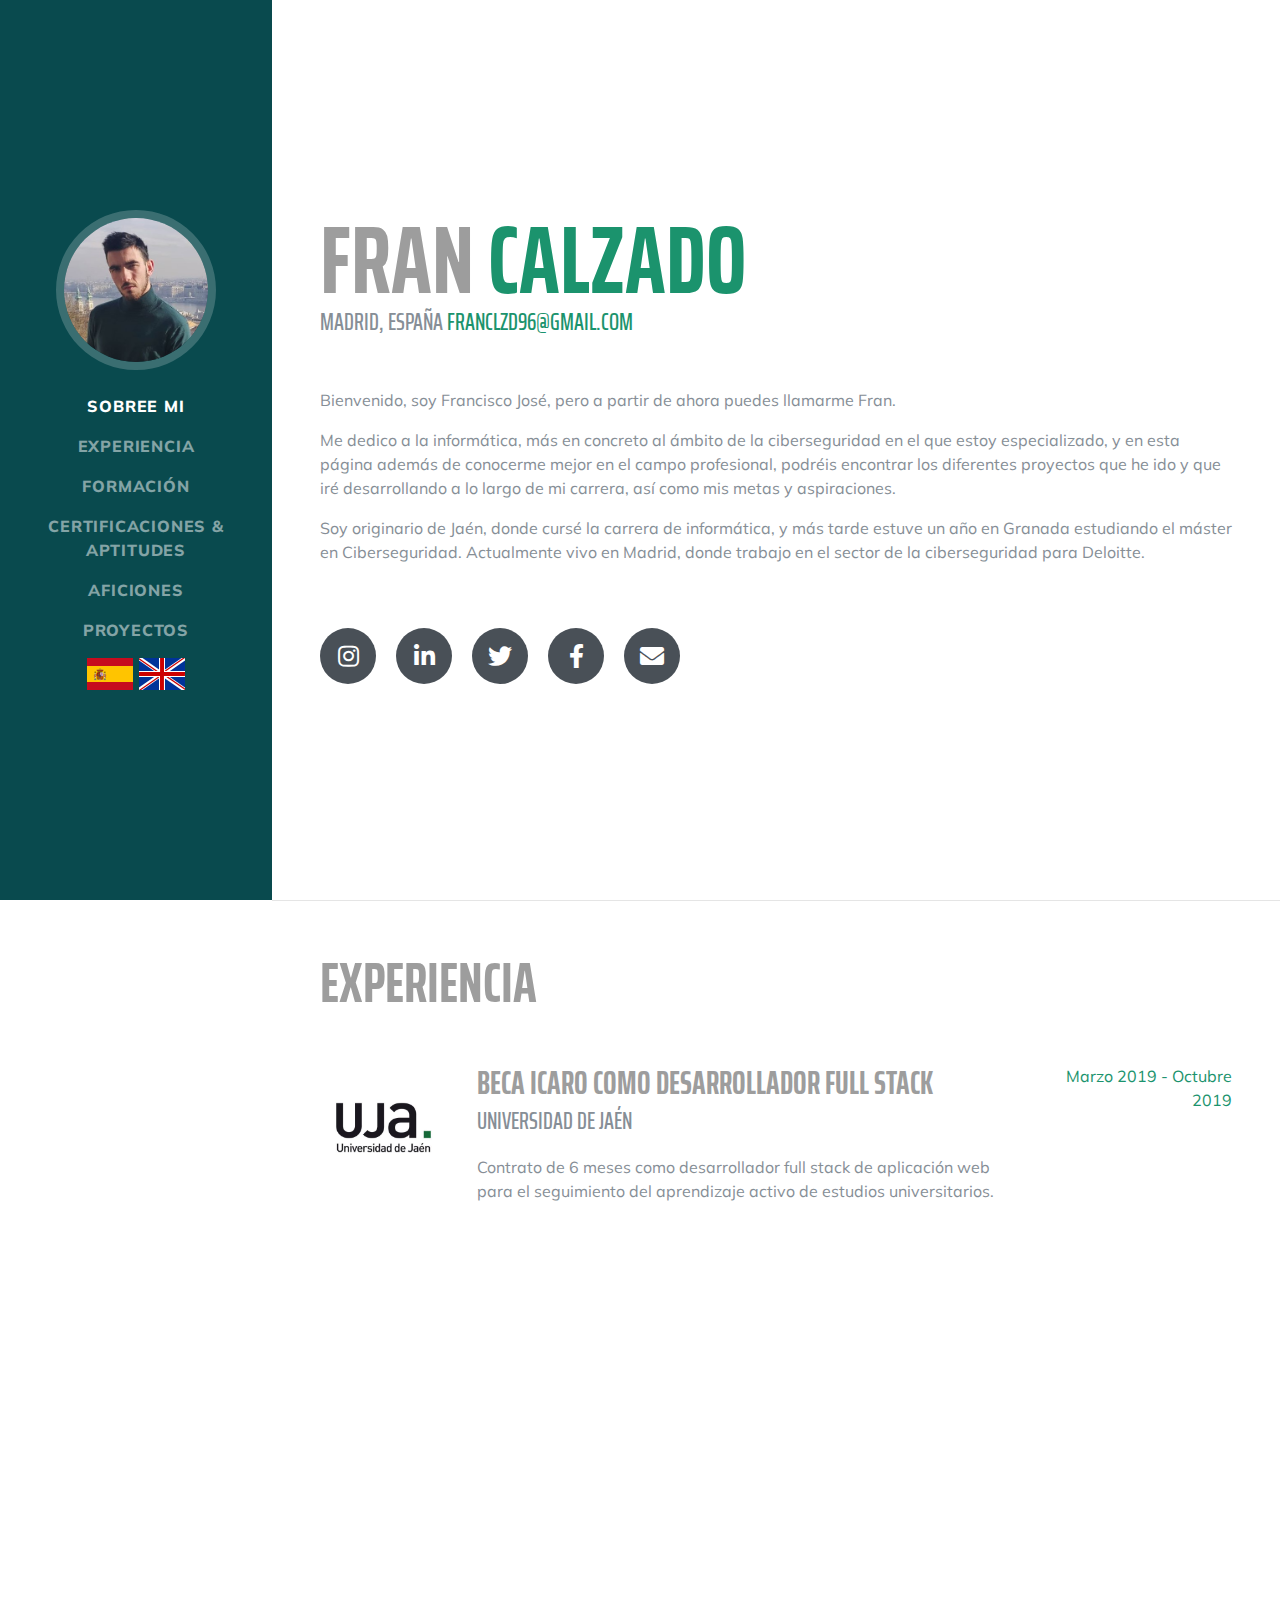
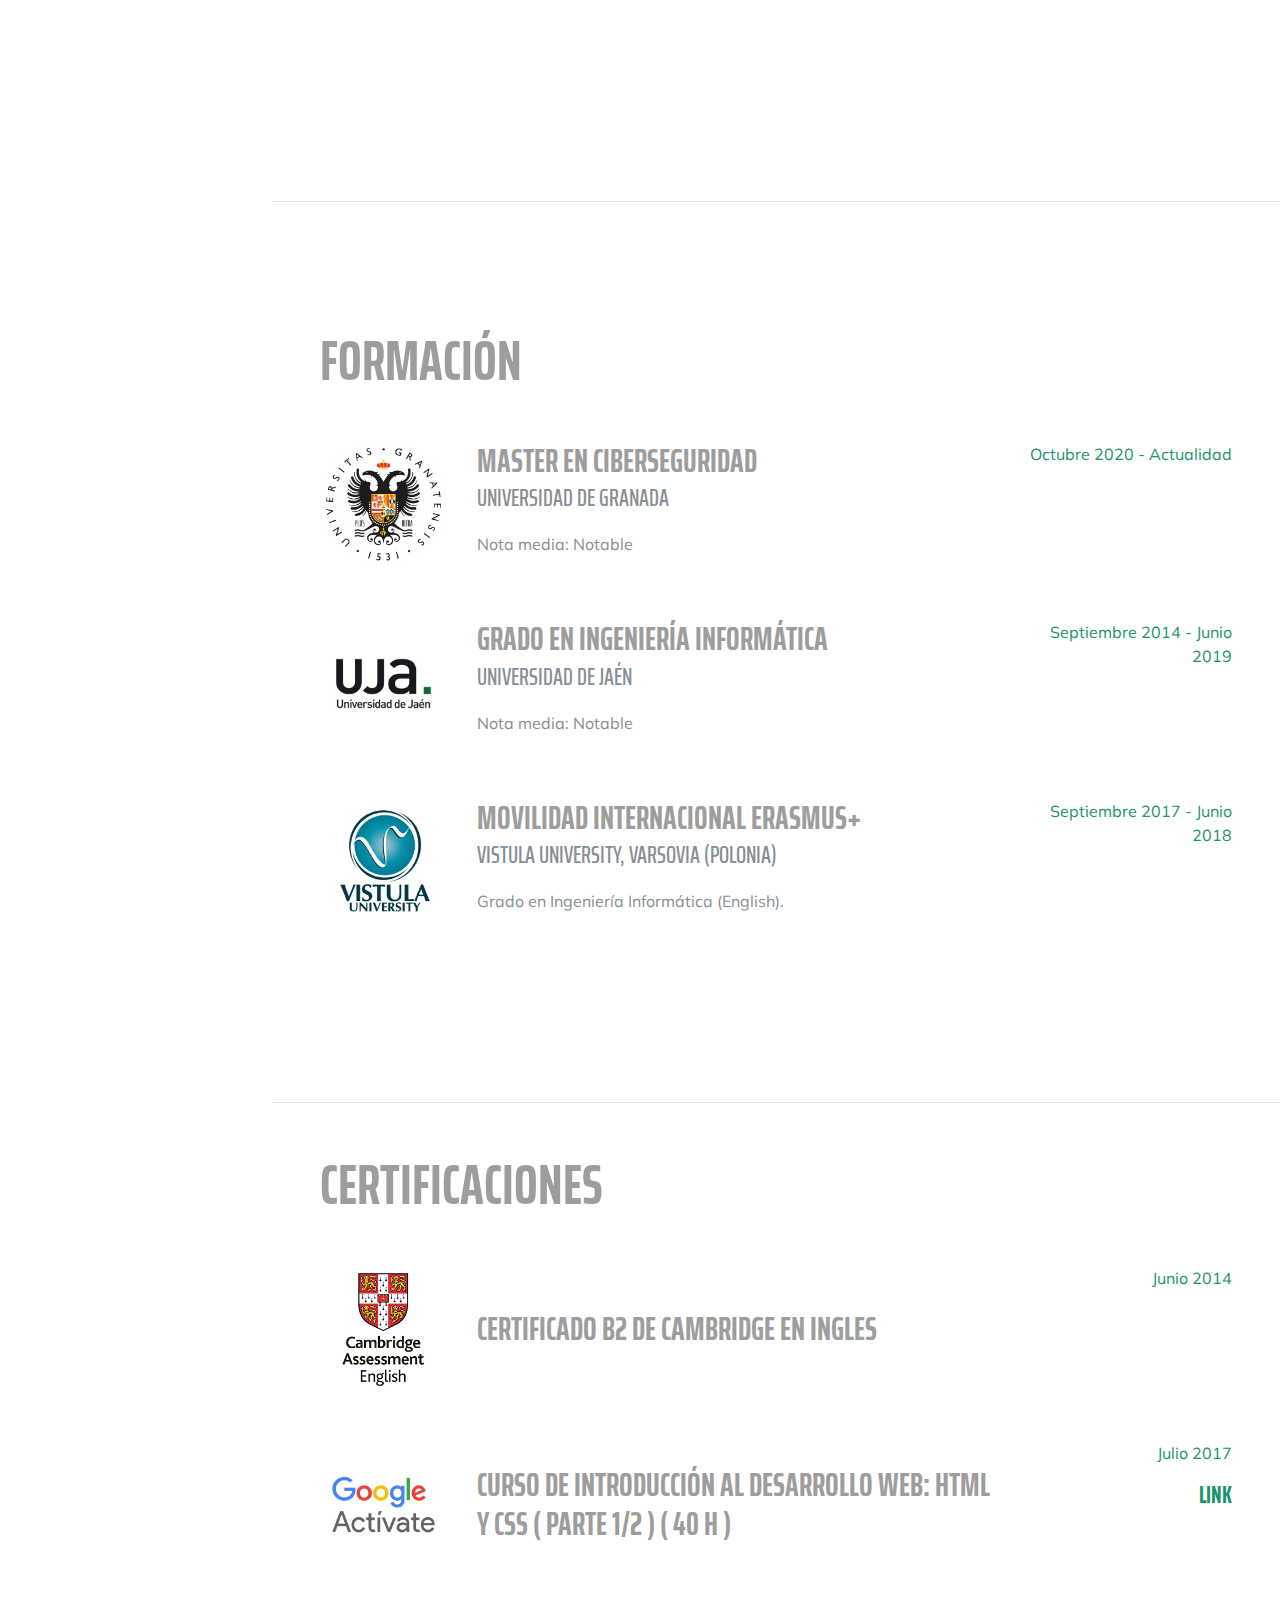
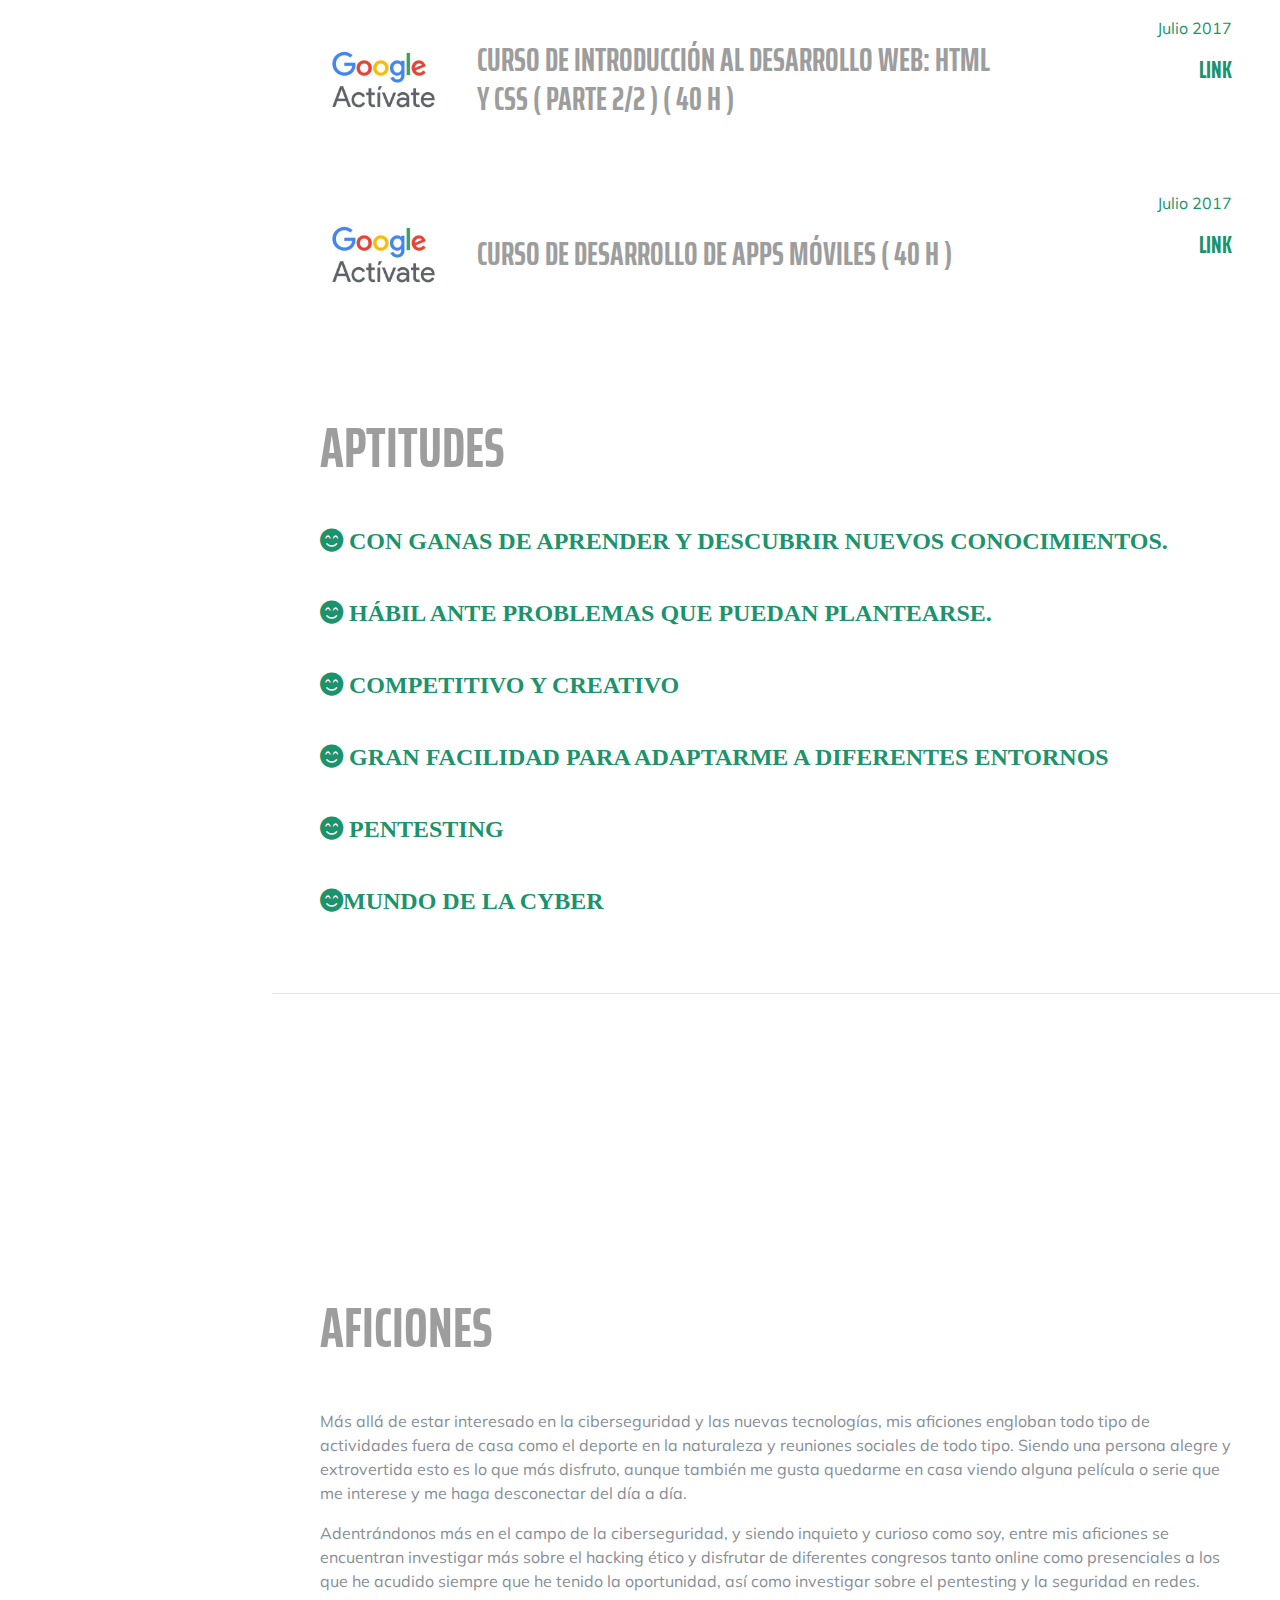
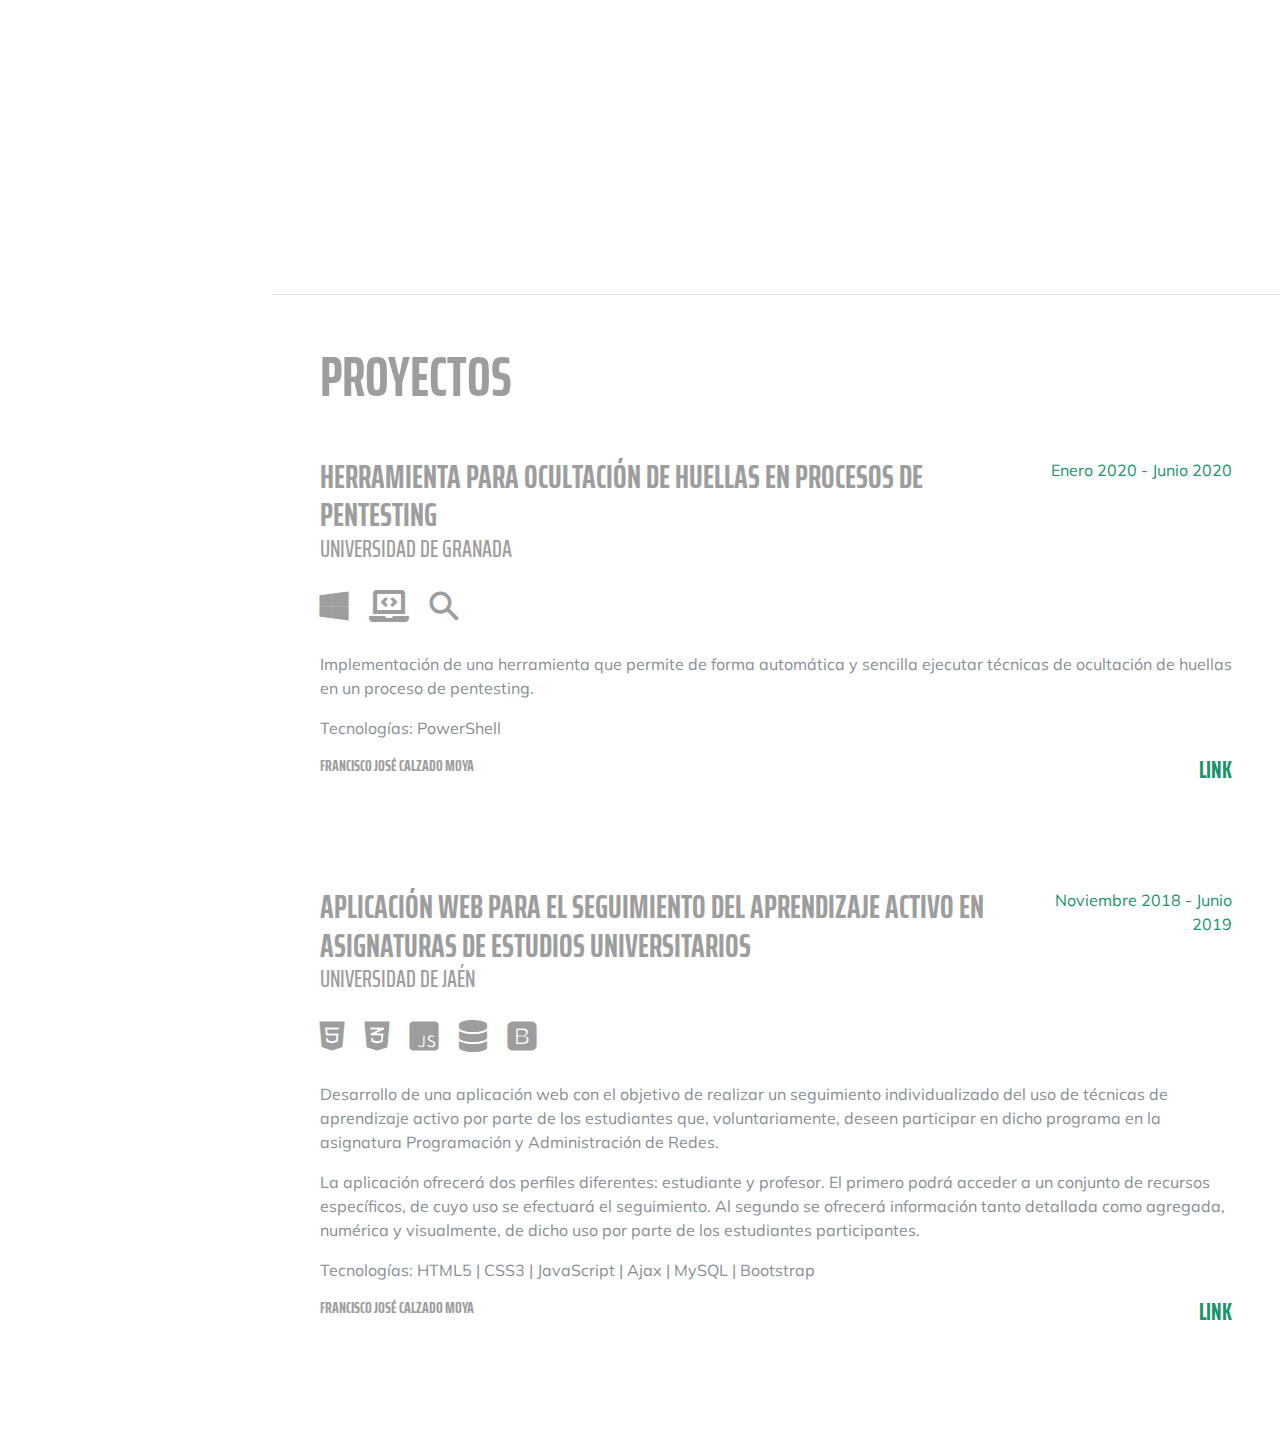
<file: index.html>
<!DOCTYPE html>
<html lang="es">

<head>

  <meta charset="utf-8">
  <meta name="viewport" content="width=device-width, initial-scale=1, shrink-to-fit=no">
  <meta name="description" content="">
  <meta name="author" content="">
  <style>
    .vertical-center {
      margin: 0;
      position: relative;
      top: 50%;
      -ms-transform: translateY(-50%);
      transform: translateY(-50%);
    }
  </style>
  <title>Fran Calzado</title>
  <script src="https://code.jquery.com/jquery-3.3.1.min.js"></script>

  <script type="text/javascript">
    var arrLang = {
      'en': {
        'home': 'Home',
        'languajes': 'Languajes',
        'titulo_ingles': 'B2 ENGLISH CAMBRIDGE Certificate',
        'aboutText1': 'Welcome, my name is Francisco José, but since now you can call me Fran.',
        'aboutText2': 'I am dedicated to computer science, more specifically to the field of cyber security in which I´m specialized, and in this page besides knowing me better in the professional field, you can find the different projects that I have been and will be developing throughout my career, as well as my goals and aspirations.',
        'aboutText3': 'I´m originally from Jaén, where I studied computer science, and later spent a year in Granada studying for a master´s degree in cyber security. I´m currently living in Madrid, where I work in the cybersecurity sector for Deloitte.',

        'contact': 'Contact Us',
        'desc': 'This is my description',
        'about': 'About',
        'certs': 'Certifications',
        'certs1': 'Certifications & Aptitudes',
        'proyectos': 'Projects',
        'interests': 'Interests',
        'prueba': 'I am experienced in leveraging agile frameworks' +
          ' to provide a robust synopsis for high level overviews.' +
          ' Iterative approaches to corporate strategy foster collaborative' +
          ' thinking to further the overall value proposition.',
        'direccion': 'Madrid, Spain',
        'correo': 'franclzd96@gmail.com',


        'exp1': 'Experience',

        'exp1.1': 'Full stack web-app developer',
        'exp1.2': 'Universidad de Jaén',
        'exp1.date': 'March 2019 - October 2019',
        'exp1.4': 'Full stack web-app developer in  “Universidad de Jaén” for 6 months (scholarship).',

        'exp2.1': 'Beca Icaro como desarrollador full stack',
        'exp2.2': 'Deloitte',
        'exp2.date': 'Junio 2020 - Actual',
        'exp2.4': 'Contrato de 6 meses como desarrollador full stack de' +
          ' aplicación web para el seguimiento del aprendizaje activo de estudios universitarios.',

        'education': 'Education',

        'edu1.1': 'Informatic Engineering Degree',
        'edu1.2': 'Universidad de Jaén',
        'edu1.date': 'September 2014 - June 2019',
        'edu1.4': 'Average Grade: Remarkable.',

        'edu2.1': 'International Mobility ERASMUS+',
        'edu2.2': 'Vistula University, Warsaw (POLAND)',
        'edu2.date': 'September 2017 - June 2018',
        'edu2.4': ' Informatic Engineering (English).',

        'edu3.1': 'Master in Cybersecurity',
        'edu3.2': 'Universidad de Granada',
        'edu3.date': 'October 2020 - Present',
        'edu3.4': 'Average Grade: Remarkable.',


        'cert1.1': 'B2 ENGLISH CAMBRIDGE Certificate',
        'cert1.2': '',
        'cert1.date': 'June 2014',
        'cert1.4': '',

        'cert2.1': 'Introduction to Web Development Course: HTML and CSS (Part 1/2) (40H) ',
        'cert2.2': '',
        'cert2.date': 'July 2017',
        'cert2.4': '',

        'cert3.1': 'Introduction to Web Development Course: HTML and CSS (Part 2/2) (40H) ',
        'cert3.2': '',
        'cert3.date': 'July 2017',
        'cert3.4': '',

        'cert4.1': 'Course of Development of Mobile APPs (40H) ',
        'cert4.2': '',
        'cert4.date': 'July 2017',
        'cert4.4': '',


        'sk1': '  With desire to learn and discover new knowledge',
        'sk2': '  Skilled against adversity problems',
        'sk3': '  Competitive and creative',
        'sk4': '  Great ease of adapting to different environments',
        'sk5': '  Pentesting',
        'sk6': '  CyberSec World',


        'af1': 'Beyond being interested in cybersecurity and new technologies, my hobbies include all kinds of outside activities such as sports in nature and social gatherings. Being a happy and sociable person this is what I enjoy most, although I also like to stay at home watching movies or series that interests me and makes me disconnect from workaday.',
        'af2': 'Going deeper into the field of cybersecurity, and being restless and curious as I am, among my hobbies are to investigate more about ethical hacking and enjoy different conferences both online and in person to which I have gone whenever I had the opportunity, as well as research on pentesting and network security.',


        'pro1.1': 'Tool for track covering in pentesting processes',
        'pro1.2': 'Implementation of a tool that allows automatic and simple execution of track covering techniques in a pentesting process.',
        'pro1.sitio': 'Universidad de Granada',
        'pro1.date': 'Jan 2020 - June 2020',
        'pro1.4': '',
        'pro2.5': 'Technologies: Powershell',


        'pro2.1': 'WEB APPLICATION FOR MONITORING ACTIVE LEARNING IN COURSES OF UNIVERSITY education ',
        'pro2.2': 'Development of a web application with the objective of individually monitoring ' +
          'the use of active learning techniques by students who voluntarily wish to participate in said program in ' +
          'some subjects of the degree.',
        'pro2.sitio': 'Universidad de Jaén',
        'pro2.date': 'November 2018 - June 2019',
        'pro2.4': 'The application will offer three different profiles: student, teacher and admin. The first may access a set ' +
          'of specific resources, the use of which will be monitored. The second will be provided both detailed and ' +
          'aggregated information, numerically and visually, of such use by participating students. The third one ' +
          'will have the control of the subjects, units, users, logs and every important part of the administration in ' +
          'the web.',
        'pro2.5': 'Technologies: HTML5 | CSS3 | JavaScript | Ajax | MySQL | Bootstrap',


        'pro3.1': 'HERRAMIENTA PARA OCULTACIÓN DE HUELLAS EN PROCESOS DE PENTESTING',
        'pro3.2': 'Implementación de una herramienta que permite de forma automática y sencilla ejecutar técnicas de ocultación de huellas en un proceso de pentesting.',
        'pro3.sitio': 'Universidad de Granada',
        'pro3.date': 'Enero 2020 - Junio 2020',
        'pro3.4': '',

        'pro4.1': 'HERRAMIENTA PARA OCULTACIÓN DE HUELLAS EN PROCESOS DE PENTESTING',
        'pro4.2': 'Implementación de una herramienta que permite de forma automática y sencilla ejecutar técnicas de ocultación de huellas en un proceso de pentesting.',
        'pro4.sitio': 'Universidad de Granada',
        'pro4.date': 'Enero 2020 - Junio 2020',
        'pro4.4': '',

        'pro5.1': 'HERRAMIENTA PARA OCULTACIÓN DE HUELLAS EN PROCESOS DE PENTESTING',
        'pro5.2': 'Implementación de una herramienta que permite de forma automática y sencilla ejecutar técnicas de ocultación de huellas en un proceso de pentesting.',
        'pro5.sitio': 'Universidad de Granada',
        'pro5.date': 'Enero 2020 - Junio 2020',
        'pro5.4': '',

        'pro6.1': 'HERRAMIENTA PARA OCULTACIÓN DE HUELLAS EN PROCESOS DE PENTESTING',
        'pro6.2': 'Implementación de una herramienta que permite de forma automática y sencilla ejecutar técnicas de ocultación de huellas en un proceso de pentesting.',
        'pro6.sitio': 'Universidad de Granada',
        'pro6.date': 'Enero 2020 - Junio 2020',
        'pro6.4': ''

      },
      'es': {
        'home': 'Casa',
        'languajes': "Lenguajes",
        'titulo_ingles': "Certificado B2 de CAMBRIDGE en Ingles  ",

        'aboutText1': 'Bienvenido, soy Francisco José, pero a partir de ahora puedes llamarme Fran.',
        'aboutText2': 'Me dedico a la informática, más en concreto al ámbito de la ciberseguridad en el que estoy especializado, y en' +
          ' esta página además de conocerme mejor en el campo profesional, podréis encontrar los diferentes proyectos que ' +
          ' he ido y que iré desarrollando a lo largo de mi carrera, así como mis metas y aspiraciones.',

        'aboutText3': 'Soy originario de Jaén, donde cursé la carrera de informática, y más tarde estuve un año en Granada estudiando' +
          ' el máster en Ciberseguridad. Actualmente vivo en Madrid, donde trabajo en el sector de la ciberseguridad para ' +
          ' Deloitte.',
        'contact': 'Contacto',
        'desc': 'Descripcion',
        'about': 'Sobre mi',
        'certs': 'Certificaciones',
        'certs1': 'Certificaciones & Aptitudes',

        'proyectos': 'Proyectos',
        'interests': 'Aficiones',
        'direccion': 'Madrid, España ',
        'correo': 'franclzd96@gmail.com',

        'exp1': 'Experiencia',

        'exp1.1': 'Beca Icaro como desarrollador full stack',
        'exp1.2': 'Universidad de Jaén',
        'exp1.date': 'Marzo 2019 - Octubre 2019',
        'exp1.4': 'Contrato de 6 meses como desarrollador full stack de' +
          ' aplicación web para el seguimiento del aprendizaje activo de estudios universitarios.',

        'exp2.1': 'Beca Icaro como desarrollador full stack',
        'exp2.2': 'Deloitte',
        'exp2.date': 'Junio 2020 - Actual',
        'exp2.4': 'Contrato de 6 meses como desarrollador full stack de' +
          ' aplicación web para el seguimiento del aprendizaje activo de estudios universitarios.',

        'education': 'Formación',

        'edu1.1': 'Grado en Ingeniería Informática',
        'edu1.2': 'Universidad de Jaén',
        'edu1.date': 'Septiembre 2014 - Junio 2019',
        'edu1.4': 'Nota media: Notable',

        'edu2.1': 'Movilidad internacional ERASMUS+',
        'edu2.2': 'Vistula University, Varsovia (POLONIA)',
        'edu2.date': 'Septiembre 2017 - Junio 2018',
        'edu2.4': 'Grado en Ingeniería Informática (English).',

        'edu3.1': 'Master en Ciberseguridad',
        'edu3.2': 'Universidad de Granada',
        'edu3.date': 'Octubre 2020 - Actualidad',
        'edu3.4': 'Nota media: Notable',


        'cert1.1': 'Certificado B2 de CAMBRIDGE en Ingles',
        'cert1.2': '',
        'cert1.date': 'Junio 2014',
        'cert1.4': '',


        'cert2.1': 'Curso de Introducción al Desarrollo Web: HTML y CSS ( Parte 1/2 ) ( 40 H ) ',
        'cert2.2': '',
        'cert2.date': 'Julio 2017',
        'cert2.4': '',

        'cert3.1': 'Curso de Introducción al Desarrollo Web: HTML y CSS ( Parte 2/2 ) ( 40 H ) ',
        'cert3.2': '',
        'cert3.date': 'Julio 2017',
        'cert3.4': '',

        'cert4.1': 'Curso de Desarrollo de APPs Móviles ( 40 H )  ',
        'cert4.2': '',
        'cert4.date': 'Julio 2017',
        'cert4.4': '',


        'sk1': '  Con ganas de aprender y descubrir nuevos conocimientos.',
        'sk2': '  Hábil ante problemas que puedan plantearse',
        'sk3': '  Competitivo y creativo',
        'sk4': '  Gran facilidad para adaptarme a diferentes entornos',
        'sk5': '  Pentesting',
        'sk6': '  Mundo de la Cyber',

        'af1': 'Más allá de estar interesado en la ciberseguridad y las nuevas tecnologías, mis aficiones engloban todo tipo de actividades fuera de casa como el deporte en la naturaleza y reuniones sociales de todo tipo. Siendo una persona alegre y extrovertida esto es lo que más disfruto, aunque también me gusta quedarme en casa viendo alguna película o serie que me interese y me haga desconectar del día a día.',
        'af2': 'Adentrándonos más en el campo de la ciberseguridad, y siendo inquieto y curioso como soy, entre mis aficiones se encuentran investigar más sobre el hacking ético y disfrutar de diferentes congresos tanto online como presenciales a los que he acudido siempre que he tenido la oportunidad, así como investigar sobre el pentesting y la seguridad en redes.',


        'pro1.1': 'HERRAMIENTA PARA OCULTACIÓN DE HUELLAS EN PROCESOS DE PENTESTING',
        'pro1.2': 'Implementación de una herramienta que permite de forma automática y sencilla ejecutar técnicas de ocultación de huellas en un proceso de pentesting.',
        'pro1.sitio': 'Universidad de Granada',
        'pro1.date': 'Enero 2020 - Junio 2020',
        'pro1.4': '',
        'pro1.5': 'Tecnologías: PowerShell',


        'pro2.1': 'APLICACIÓN WEB PARA EL SEGUIMIENTO DEL ' +
          'APRENDIZAJE ACTIVO EN ASIGNATURAS DE ' +
          'ESTUDIOS UNIVERSITARIOS',
        'pro2.2': 'Desarrollo de una aplicación web con el objetivo de realizar un seguimiento  ' +
          'individualizado del uso de técnicas de aprendizaje activo por parte de los estudiantes ' +
          'que, voluntariamente, deseen participar en dicho programa en la asignatura ' +
          'Programación y Administración de Redes.',
        'pro2.sitio': 'Universidad de Jaén',
        'pro2.date': 'Noviembre 2018 - Junio 2019',
        'pro2.4': 'La aplicación ofrecerá dos perfiles ' +
          'diferentes: estudiante y profesor. El primero podrá acceder a un conjunto de recursos ' +
          'específicos, de cuyo uso se efectuará el seguimiento. Al segundo se ofrecerá ' +
          'información tanto detallada como agregada, numérica y visualmente, de dicho uso por ' +
          'parte de los estudiantes participantes.',
        'pro2.5': 'Tecnologías: HTML5 | CSS3 | JavaScript | Ajax | MySQL | Bootstrap',

        'pro3.1': 'HERRAMIENTA PARA OCULTACIÓN DE HUELLAS EN PROCESOS DE PENTESTING',
        'pro3.2': '',
        'pro3.sitio': 'Universidad de Granada',
        'pro3.date': 'Enero 2020 - Junio 2020',
        'pro3.4': '',

        'pro4.1': 'HERRAMIENTA PARA OCULTACIÓN DE HUELLAS EN PROCESOS DE PENTESTING',
        'pro4.2': 'Implementación de una herramienta que permite de forma automática y sencilla ejecutar técnicas de ocultación de huellas en un proceso de pentesting.',
        'pro4.sitio': 'Universidad de Granada',
        'pro4.date': 'Enero 2020 - Junio 2020',
        'pro4.4': '',

        'pro5.1': 'HERRAMIENTA PARA OCULTACIÓN DE HUELLAS EN PROCESOS DE PENTESTING',
        'pro5.2': 'Implementación de una herramienta que permite de forma automática y sencilla ejecutar técnicas de ocultación de huellas en un proceso de pentesting.',
        'pro5.sitio': 'Universidad de Granada',
        'pro5.date': 'Enero 2020 - Junio 2020',
        'pro5.4': '',

        'pro6.1': 'HERRAMIENTA PARA OCULTACIÓN DE HUELLAS EN PROCESOS DE PENTESTING',
        'pro6.2': 'Implementación de una herramienta que permite de forma automática y sencilla ejecutar técnicas de ocultación de huellas en un proceso de pentesting.',
        'pro6.sitio': 'Universidad de Granada',
        'pro6.date': 'Enero 2020 - Junio 2020',
        'pro6.4': ''

      }
    };
    // Process translation
    $(function () {
      $('.translate').click(function () {
        var lang = $(this).attr('id');

        $('.lang').each(function (index, item) {
          $(this).text(arrLang[lang][$(this).attr('key')]);
        });
      });
    });
  </script>
  <!-- Bootstrap core CSS -->
  <link href="vendor/bootstrap/css/bootstrap.min.css" rel="stylesheet">

  <!-- Custom fonts for this template -->
  <link href="https://fonts.googleapis.com/css?family=Saira+Extra+Condensed:500,700" rel="stylesheet">
  <link href="https://fonts.googleapis.com/css?family=Muli:400,400i,800,800i" rel="stylesheet">
  <link href="vendor/fontawesome-free/css/all.min.css" rel="stylesheet">

  <!-- Custom styles for this template -->
  <link href="css/resume.min.css" rel="stylesheet">
  <div class="pull-right">

  </div>
</head>

<body id="page-top">

  <nav class="navbar navbar-expand-lg navbar-dark bg-primary fixed-top" id="sideNav">
    <a class="navbar-brand js-scroll-trigger" href="#page-top">
      <span class="d-block d-lg-none">Francisco José Calzado Moya</span>
      <span class="d-none d-lg-block">
        <img class="img-fluid img-profile rounded-circle mx-auto mb-2" src="img/perfil3.jpg" alt="">
      </span>
    </a>
    <button class="navbar-toggler" type="button" data-toggle="collapse" data-target="#navbarSupportedContent"
      aria-controls="navbarSupportedContent" aria-expanded="false" aria-label="Toggle navigation">
      <span class="navbar-toggler-icon"></span>
    </button>
    <div class="collapse navbar-collapse" id="navbarSupportedContent">
      <ul class="navbar-nav">
        <li class="nav-item">
          <a class="nav-link js-scroll-trigger lang" key="about" href="#about">Sobree mi</a>
        </li>
        <li class="nav-item">
          <a class="nav-link js-scroll-trigger lang" key="exp1" href="#experience">Experiencia</a>
        </li>
        <li class="nav-item">
          <a class="nav-link js-scroll-trigger lang" key="education" href="#education">Formación</a>
        </li>
        <li class="nav-item">
          <a class="nav-link js-scroll-trigger lang" key="certs1" href="#certs">Certificaciones & Aptitudes</a>
        </li>
        <li class="nav-item">
          <a class="nav-link js-scroll-trigger lang" key="interests" href="#interests">Aficiones</a>
        </li>
        <li class="nav-item">
          <a class="nav-link js-scroll-trigger lang" key="proyectos" href="#proyects">Proyectos</a>
        </li>
        <li class="nav-item">
          <a id="es" class="translate"><img src="img/spanish.png"></a>
          <a id="en" class="translate"><img src="img/english.png"></a>
        </li>
      </ul>
    </div>
  </nav>

  <div class="container-fluid p-0">

    <section class="resume-section p-3 p-lg-5 d-flex align-items-center" id="about">
      <div class="w-100">
        <h1 class="mb-0">Fran
          <span class="text-primary">Calzado</span>
        </h1>
        <div class="subheading mb-5">
          <span class="lang" key="direccion">Madrid, España</span>
          <a href="mailto:franclzd96@gmail.com" class="lang" key="correo">franclzd96@gmail.com</a>
        </div>

        <p class="lang" key="aboutText1">Bienvenido, soy Francisco José, pero a partir de ahora puedes llamarme Fran.

        </p>
        <p class="lang" key="aboutText2">
          Me dedico a la informática, más en concreto al ámbito de la ciberseguridad en el que estoy especializado, y en
          esta página además de conocerme mejor en el campo profesional, podréis encontrar los diferentes proyectos que
          he ido y que iré desarrollando a lo largo de mi carrera, así como mis metas y aspiraciones.
        </p>

        <p class="lang" key="aboutText3">
          Soy originario de Jaén, donde cursé la carrera de informática, y más tarde estuve un año en Granada estudiando
          el máster en Ciberseguridad. Actualmente vivo en Madrid, donde trabajo en el sector de la ciberseguridad para
          Deloitte.
        </p>
        <div class="social-icons pt-5">
          </a> <a href="https://www.instagram.com/francalzadomoya/">
            <i class="fab fa-instagram"></i>
          </a>
          <a href="https://www.linkedin.com/in/fran0/">
            <i class="fab fa-linkedin-in"></i>
          </a>
          <a href="https://twitter.com/WingsOffAngel">
            <i class="fab fa-twitter"></i>
          </a>
          <a href="https://www.facebook.com/fran.calzado.9">
            <i class="fab fa-facebook-f"></i>
          </a>
          <!--
            <a href="#">
            <i class="fab fa-github"></i>
          </a>
          
          -->
          <a href="mailto:franclzd96@gmail.com">
            <i class="fa fa-envelope"></i>
          </a>

        </div>
      </div>
    </section>

    <hr class="m-0">

    <section class="resume-section p-3 p-lg-5 d-flex justify-content-center" id="experience">

      <div class="w-100">
        <!-- DIV -->
        <h2 class="mb-5 lang" key="exp1">Experiencia</h2>
        <div class="row mb-5">
          <div class="col-sm-2 col-xs-2">
            <img class="img-fluid img-profile rounded-circle mx-auto mb-0" src="img/ujaen2.jpg" alt="">
          </div>
          <div class="col-sm-7 col-xs-7">
            <h3 class="mb-0 lang" key="exp1.1">Beca Icaro como desarrollador full stack</h3>
            <div class="subheading mb-3"><span class="lang" key="exp1.2">Universidad de Jaén</span> </div>
            <p class="lang" key="exp1.4">Contrato de 6 meses como desarrollador full stack de aplicación web
              para el seguimiento del aprendizaje activo de estudios universitarios.

            </p>
          </div>
          <div class="col-sm-3 col-xs-3">
            <div class="resume-date text-md-right">
              <span class="text-primary lang" key="exp1.date">Marzo 2019 - Octubre 2019</span>

            </div>
          </div>
        </div>
        <!-- DIV -->

        <!-- DIV -->
        <!--     <div class="row mb-5">
        <div class="col-sm-2">           
           <img class="img-fluid img-profile rounded-circle mx-auto mb-0" src="img/deloitteGIF.gif" alt="">
        </div>
        <div class="col-sm-7">
          <h3 class="mb-0">Senior Web Developer</h3>
          <div class="subheading mb-3">Intelitec Solutions</div>
          <p>Bring to the table win-win survival strategies to ensure proactive domination. At the end of the day, going forward, a new normal that has evolved from generation X is on the runway heading towards a streamlined cloud solution. User generated content in real-time will have multiple touchpoints for offshoring.</p>
        </div>
        <div class="col-sm-3">
          <div class="resume-date text-md-right">
            <span class="text-primary">March 2013 - Present</span>

          </div>
        </div>
      </div>
      -->
        <!-- DIV -->

    </section>

    <hr class="m-0">

    <section class="resume-section p-3 p-lg-5 d-flex align-items-center" id="education">
      <div class="w-100">
        <h2 class="mb-5 lang" key="education">Formación</h2>
        <!-- DIV -->
        <div class="row mb-5">
          <div class="col-sm-2">
            <img class="img-fluid img-profile rounded-circle mx-auto mb-0" src="img/UGR-COLOR.jpg" alt="">
          </div>
          <div class="col-sm-7">
            <h3 class="mb-0 lang" key="edu3.1">Master en Ciberseguridad</h3>
            <div class="subheading mb-3  lang" key="edu3.2">Universidad de Granada</div>
            <p class=" lang" key="edu3.4">Nota media: Notable</p>
          </div>
          <div class="col-sm-3">
            <div class="resume-date text-md-right">
              <span class="text-primary  lang" key="edu3.date">Octubre 2020 - Actualidad</span>
            </div>
          </div>
        </div>
        <!-- DIV -->
        <!-- DIV -->
        <div class="row mb-5">
          <div class="col-sm-2">
            <img class="img-fluid img-profile rounded-circle mx-auto mb-0" src="img/ujaen2.jpg" alt="">
          </div>
          <div class="col-sm-7">
            <h3 class="mb-0 lang" key="edu1.1">Grado en Ingeniería Informática</h3>
            <div class="subheading mb-3  lang" key="edu1.2">Universidad de Jaén</div>
            <p class=" lang" key="edu1.4">Nota media: Notable</p>
          </div>
          <div class="col-sm-3">
            <div class="resume-date text-md-right">
              <span class="text-primary  lang" key="edu1.date">Septiembre 2014 - Junio 2019</span>
            </div>
          </div>
        </div>
        <!-- DIV -->

        <!-- DIV -->
        <div class="row mb-5">
          <div class="col-sm-2">
            <img class="img-fluid img-profile rounded-circle mx-auto mb-0" src="img/vistula.png" alt="">
          </div>
          <div class="col-sm-7">
            <h3 class="mb-0 lang" key="edu2.1">Movilidad internacional ERASMUS+</h3>
            <div class="subheading mb-3  lang" key="edu2.2">Vistula University, Varsovia (POLONIA)</div>
            <p class=" lang" key="edu2.4">Grado en Ingeniería Informática (English).</p>
          </div>
          <div class="col-sm-3">
            <div class="resume-date text-md-right">
              <span class="text-primary  lang" key="edu2.date">Septiembre 2017 - Junio 2018</span>
            </div>
          </div>
        </div>
        <!-- DIV -->

      </div>
    </section>

    <hr class="m-0">

    <section class="resume-section p-3 p-lg-5 d-flex align-items-center" id="certs">
      <div class="w-100">
        <h2 class="mb-5 lang" key="certs">Certificaciones</h2>
        <!-- DIV -->
        <div class="row mb-5">
          <div class="col-sm-2">
            <img class="img-fluid img-profile rounded-circle mx-auto mb-0" src="img/cambridge.png" alt="">
          </div>
          <div class="col-sm-7">
            <h3 class="mb-0 lang vertical-center" key="cert1.1">CERTIFICADO B2 DE CAMBRIDGE EN INGLES</h3>
            <!--<div class=" mb-3  lang" key="cert1.2"></div>-->
            <!--<p class=" lang" key="cert1.4">Grado en Ingeniería Informática (English).</p> -->
          </div>
          <div class="col-sm-3">
            <div class="resume-date text-md-right">
              <span class="text-primary vertical-center  lang" key="cert1.date">Junio 2014</span>
            </div>
          </div>
        </div>
        <!-- DIV -->
        <!-- DIV -->
        <div class="row mb-5">
          <div class="col-sm-2">
            <img class="img-fluid img-profile rounded-circle mx-auto mb-0" src="img/google.jpg" alt="">
          </div>
          <div class="col-sm-7">
            <h3 class="mb-0 lang vertical-center" key="cert2.1">Curso de Introducción
              al Desarrollo Web: HTML y CSS ( Parte 1/2 ) ( 40 H )</h3>
            <!--<div class=" mb-3  lang" key="cert1.2"></div>-->
            <!--<p class=" lang" key="cert1.4">Grado en Ingeniería Informática (English).</p> -->

          </div>
          <div class="col-sm-3">
            <div class="resume-date text-md-right mb-3">
              <span class="text-primary vertical-center  lang" key="cert3.date">Julio 2017</span>
            </div>
            <div class="resume-date text-md-right">
              <h4>
                <a href="https://prnt.sc/ftk7bc">Link</a>
              </h4>
            </div>
          </div>
        </div>
        <!-- DIV -->


        <!-- DIV -->
        <div class="row mb-5">
          <div class="col-sm-2">
            <img class="img-fluid img-profile rounded-circle mx-auto mb-0" src="img/google.jpg" alt="">
          </div>
          <div class="col-sm-7">
            <h3 class="mb-0 lang vertical-center" key="cert3.1">Curso de Introducción
              al Desarrollo Web: HTML y CSS ( Parte 2/2 ) ( 40 H )</h3>
            <!--<div class=" mb-3  lang" key="cert1.2"></div>-->
            <!--<p class=" lang" key="cert1.4">Grado en Ingeniería Informática (English).</p> -->
          </div>
          <div class="col-sm-3">
            <div class="resume-date text-md-right  mb-3">
              <span class="text-primary vertical-center  lang" key="cert3.date">Julio 2017</span>
            </div>
            <div class="resume-date text-md-right">
              <h4>
                <a href="https://prnt.sc/fuajqr">Link</a>
              </h4>
            </div>
          </div>
        </div>
        <!-- DIV -->

        <!-- DIV -->
        <div class="row mb-5">
          <div class="col-sm-2">
            <img class="img-fluid img-profile rounded-circle mx-auto mb-0" src="img/google.jpg" alt="">
          </div>
          <div class="col-sm-7">
            <h3 class="mb-0 lang vertical-center" key="cert4.1">Curso de Desarrollo de
              APPs Móviles ( 40 H )</h3>
            <!--<div class=" mb-3  lang" key="cert1.2"></div>-->
            <!--<p class=" lang" key="cert1.4">Grado en Ingeniería Informática (English).</p> -->
          </div>
          <div class="col-sm-3">
            <div class="resume-date text-md-right  mb-3">
              <span class="text-primary vertical-center  lang" key="cert3.date">Julio 2017</span>
            </div>
            <div class="resume-date text-md-right">
              <h4>
                <a href="https://prnt.sc/ftk6en">Link</a>
              </h4>
            </div>
          </div>
        </div>
        <!-- DIV -->


        <h2 class="mb-3 pt-5 ">Aptitudes</h2>
        <div class="w-100">
          <div class="subheading mb-3">
            <ul class="list-inline dev-icons ">
              <li>
                <h4 class="text-primary fas fa-smile-beam lang" key="sk1"> Con ganas de aprender y descubrir nuevos
                  conocimientos.
                </h4>
              </li>
              <li>
                <h4 class="text-primary fas fa-smile-beam lang" key="sk2"> Hábil ante problemas que puedan plantearse.
                </h4>
              </li>
              <li>
                <h4 class="text-primary fas fa-smile-beam lang" key="sk3"> Competitivo y creativo </h4>
              </li>
              <li>
                <h4 class="text-primary fas fa-smile-beam lang" key="sk4"> Gran facilidad para adaptarme a diferentes
                  entornos</h4>
              </li>
              <li>
                <h4 class="text-primary fas fa-smile-beam lang" key="sk5"> Pentesting</h4>
              </li>
              <li>
                <h4 class="text-primary fas fa-smile-beam lang" key="sk6">Mundo de la Cyber </h4>
              </li>
            </ul>

          </div>

        </div>
      </div>


  </div>
  </section>

  <hr class="m-0">

  <section class="resume-section p-3 p-lg-5 d-flex align-items-center" id="interests">
    <div class="w-100">
      <h2 class="mb-5 lang" key="interests">Aficiones</h2>
      <p class="lang" key="af1">Más allá de estar interesado en la ciberseguridad y las nuevas tecnologías,
        mis aficiones engloban todo tipo de actividades fuera de casa como el deporte en la naturaleza y reuniones
        sociales de todo tipo. Siendo una persona alegre y extrovertida esto es lo que más disfruto, aunque también me
        gusta quedarme en casa viendo alguna película o serie que me interese y me haga desconectar del día a día.
      </p>
      <p class="mb-0 lang" key="af2">Adentrándonos más en el campo de la ciberseguridad, y siendo inquieto y curioso
        como soy, entre mis aficiones se encuentran investigar más sobre el hacking ético y disfrutar de diferentes
        congresos tanto online como presenciales a los que he acudido siempre que he tenido la oportunidad, así como
        investigar sobre el pentesting y la seguridad en redes.</p>
    </div>
  </section>

  <hr class="m-0">
  <section class="resume-section p-3 p-lg-5 d-flex align-items-center" id="proyects">
    <div class="w-100">
      <h2 class="mb-5 lang" key="proyectos">Proyectos</h2>

      <!-- DIV 1 -->
      <div class="row ">
        <div class="col-sm-9">
          <h3 class="mb-0 lang" key="pro1.1">Herramienta para ocultación de huellas en procesos de
            pentesting
          </h3>
        </div>

        <div class="col-sm-3">
          <div class="resume-date text-md-right">
            <span class="text-primary lang" key="pro1.date">Enero 2020 - Junio 2020</span>
          </div>
        </div>
      </div>
      <div>
        <h4 class="mb-0 lang subheading" key="pro1.sitio">Universidad de Granada</h4>
      </div>
      <div>
        <ul class="list-inline dev-icons">
          <li class="list-inline-item">
            <h3>
              <i class="fab fa-windows	"></i>
            </h3>
          </li>
          <li class="list-inline-item">
            <h3>
              <i class="fas fa-laptop-code"></i>
            </h3>
          </li>
          <li class="list-inline-item">
            <h3>
              <i class="fab fa-sistrix"></i>
            </h3>
          </li>


        </ul>
      </div>
      <p class="lang" key="pro1.2">
        Implementación de una herramienta que permite de forma automática y sencilla ejecutar
        técnicas de ocultación de huellas en un proceso de pentesting.

      </p>
      <p class="lang" key="pro1.4">

      </p>
      
      <p class="lang" key="pro1.5">
        Tecnologías: PowerShell
      </p>
      <div class="row mb-5">
        <div class="col-md-10">
          <h6>Francisco José Calzado Moya </h6>
        </div>
        <div class="col-md-2 text-md-right">
          <h4>
            <a href="#">Link</a>
          </h4>
        </div>
      </div>
      <!-- FIN DEL DIV -->

      <!-- DIV 2 -->
      <div class="row pt-5 ">
        <div class="col-sm-9">
          <h3 class="mb-0 lang" key="pro2.1">APLICACIÓN WEB PARA EL SEGUIMIENTO DEL
            APRENDIZAJE ACTIVO EN ASIGNATURAS DE
            ESTUDIOS UNIVERSITARIOS
          </h3>
        </div>

        <div class="col-sm-3">
          <div class="resume-date text-md-right">
            <span class="text-primary lang" key="pro2.date">Noviembre 2018 - Junio 2019</span>
          </div>
        </div>
      </div>
      <div>
        <h4 class="mb-0 lang subheading" key="pro2.sitio">Universidad de Jaén</h4>
      </div>
      <div>
        <ul class="list-inline dev-icons">
          <li class="list-inline-item">
            <h3>
              <i class="fab fa-html5"></i>
            </h3>
          </li>
          <li class="list-inline-item">
            <h3>
              <i class="fab fa-css3-alt"></i>
            </h3>
          </li>
          <li class="list-inline-item">
            <h3>
              <i class="fab fa-js-square"></i>
            </h3>
          </li>
          <li class="list-inline-item">
            <h3>
              <i class="fas fa-database"></i>
            </h3>
          </li>
          <li class="list-inline-item">
            <h3>
              <i class="fab fa-bootstrap"></i>
            </h3>
          </li>
        </ul>
      </div>
      <p class="lang" key="pro2.2">
        Desarrollo de una aplicación web con el objetivo de realizar un seguimiento
        individualizado del uso de técnicas de aprendizaje activo por parte de los estudiantes
        que, voluntariamente, deseen participar en dicho programa en la asignatura
        Programación y Administración de Redes.
      </p>
      <p class="lang" key="pro2.4">
        La aplicación ofrecerá dos perfiles
        diferentes: estudiante y profesor. El primero podrá acceder a un conjunto de recursos
        específicos, de cuyo uso se efectuará el seguimiento. Al segundo se ofrecerá
        información tanto detallada como agregada, numérica y visualmente, de dicho uso por
        parte de los estudiantes participantes.
      </p>

      <p class="lang" key="pro2.5">
        Tecnologías: HTML5 | CSS3 | JavaScript | Ajax | MySQL | Bootstrap
      </p>
      <div class="row mb-5">
        <div class="col-md-10">
          <h6>Francisco José Calzado Moya </h6>
        </div>
        <div class="col-md-2 text-md-right">
          <h4>
            <a href="https://drive.google.com/file/d/16TZR2hg1c-i-nsRAuz71jDUfN0RxXUp9/view?usp=sharing">Link</a>
          </h4>
        </div>
      </div>
      <!-- FIN DEL DIV -->



  </section>

  </div>

  <!-- Bootstrap core JavaScript -->
  <script src="vendor/jquery/jquery.min.js"></script>
  <script src="vendor/bootstrap/js/bootstrap.bundle.min.js"></script>

  <!-- Plugin JavaScript -->
  <script src="vendor/jquery-easing/jquery.easing.min.js"></script>

  <!-- Custom scripts for this template -->
  <script src="js/resume.min.js"></script>

</body>

</html>
</file>
<file: css/resume.min.css>
/*!
 * Start Bootstrap - Resume v5.0.8 (https://startbootstrap.com/template-overviews/resume)
 * Copyright 2013-2019 Start Bootstrap
 * Licensed under MIT (https://github.com/BlackrockDigital/startbootstrap-resume/blob/master/LICENSE)
 */body{ background-image: url("https://www.tsico.com/wp-content/uploads/2018/08/cybersecurity-background-3.jpg");background-repeat: no-repeat;
  background-attachment: fixed; font-family:Muli,-apple-system,BlinkMacSystemFont,'Segoe UI',Roboto,'Helvetica Neue',Arial,sans-serif,'Apple Color Emoji','Segoe UI Emoji','Segoe UI Symbol','Noto Color Emoji';padding-top:54px;color:#868e96}@media (min-width:992px){body{padding-top:0;padding-left:17rem}}h1,h2,h3,h4,h5,h6{font-family:'Saira Extra Condensed',-apple-system,BlinkMacSystemFont,'Segoe UI',Roboto,'Helvetica Neue',Arial,sans-serif,'Apple Color Emoji','Segoe UI Emoji','Segoe UI Symbol','Noto Color Emoji';font-weight:700;text-transform:uppercase;color:#9D9D9D}h1{font-size:6rem;line-height:5.5rem}h2{font-size:3.5rem}h3{font-size:2rem}p.lead{font-size:1.15rem;font-weight:400}.subheading{text-transform:uppercase;font-weight:500;font-family:'Saira Extra Condensed',-apple-system,BlinkMacSystemFont,'Segoe UI',Roboto,'Helvetica Neue',Arial,sans-serif,'Apple Color Emoji','Segoe UI Emoji','Segoe UI Symbol','Noto Color Emoji';font-size:1.5rem}.social-icons a{display:inline-block;height:3.5rem;width:3.5rem;background-color:#495057;color:#fff!important;border-radius:100%;text-align:center;font-size:1.5rem;line-height:3.5rem;margin-right:1rem}.social-icons a:last-child{margin-right:0}.social-icons a:hover{background-color:#bd5d38}.dev-icons{font-size:3rem}.dev-icons .list-inline-item i:hover{color:#bd5d38}#sideNav .navbar-nav .nav-item .nav-link{font-weight:800;letter-spacing:.05rem;text-transform:uppercase}#sideNav .navbar-toggler:focus{outline-color:#d48a6e}@media (min-width:992px){#sideNav{text-align:center;position:fixed;top:0;left:0;display:flex;flex-direction:column;width:17rem;height:100vh}#sideNav .navbar-brand{display:flex;margin:auto auto 0;padding:.5rem}#sideNav .navbar-brand .img-profile{max-width:10rem;max-height:10rem;border:.5rem solid rgba(255,255,255,.2)}#sideNav .navbar-collapse{display:flex;align-items:flex-start;flex-grow:0;width:100%;margin-bottom:auto}#sideNav .navbar-collapse .navbar-nav{flex-direction:column;width:100%}#sideNav .navbar-collapse .navbar-nav .nav-item{display:block}#sideNav .navbar-collapse .navbar-nav .nav-item .nav-link{display:block}}section.resume-section{padding-top:5rem!important;padding-bottom:5rem!important;max-width:75rem}section.resume-section .resume-item .resume-date{min-width:none}@media (min-width:768px){section.resume-section{min-height:100vh}section.resume-section .resume-item .resume-date{min-width:18rem}}@media (min-width:992px){section.resume-section{padding-top:3rem!important;padding-bottom:3rem!important}}.bg-primary{background-color:#094a4e!important}.text-primary{color:#1B936D!important}.text-tres{color:#98B914}a{color:#1B936D}a:active,a:focus,a:hover{color:#1B936D}
</file>
